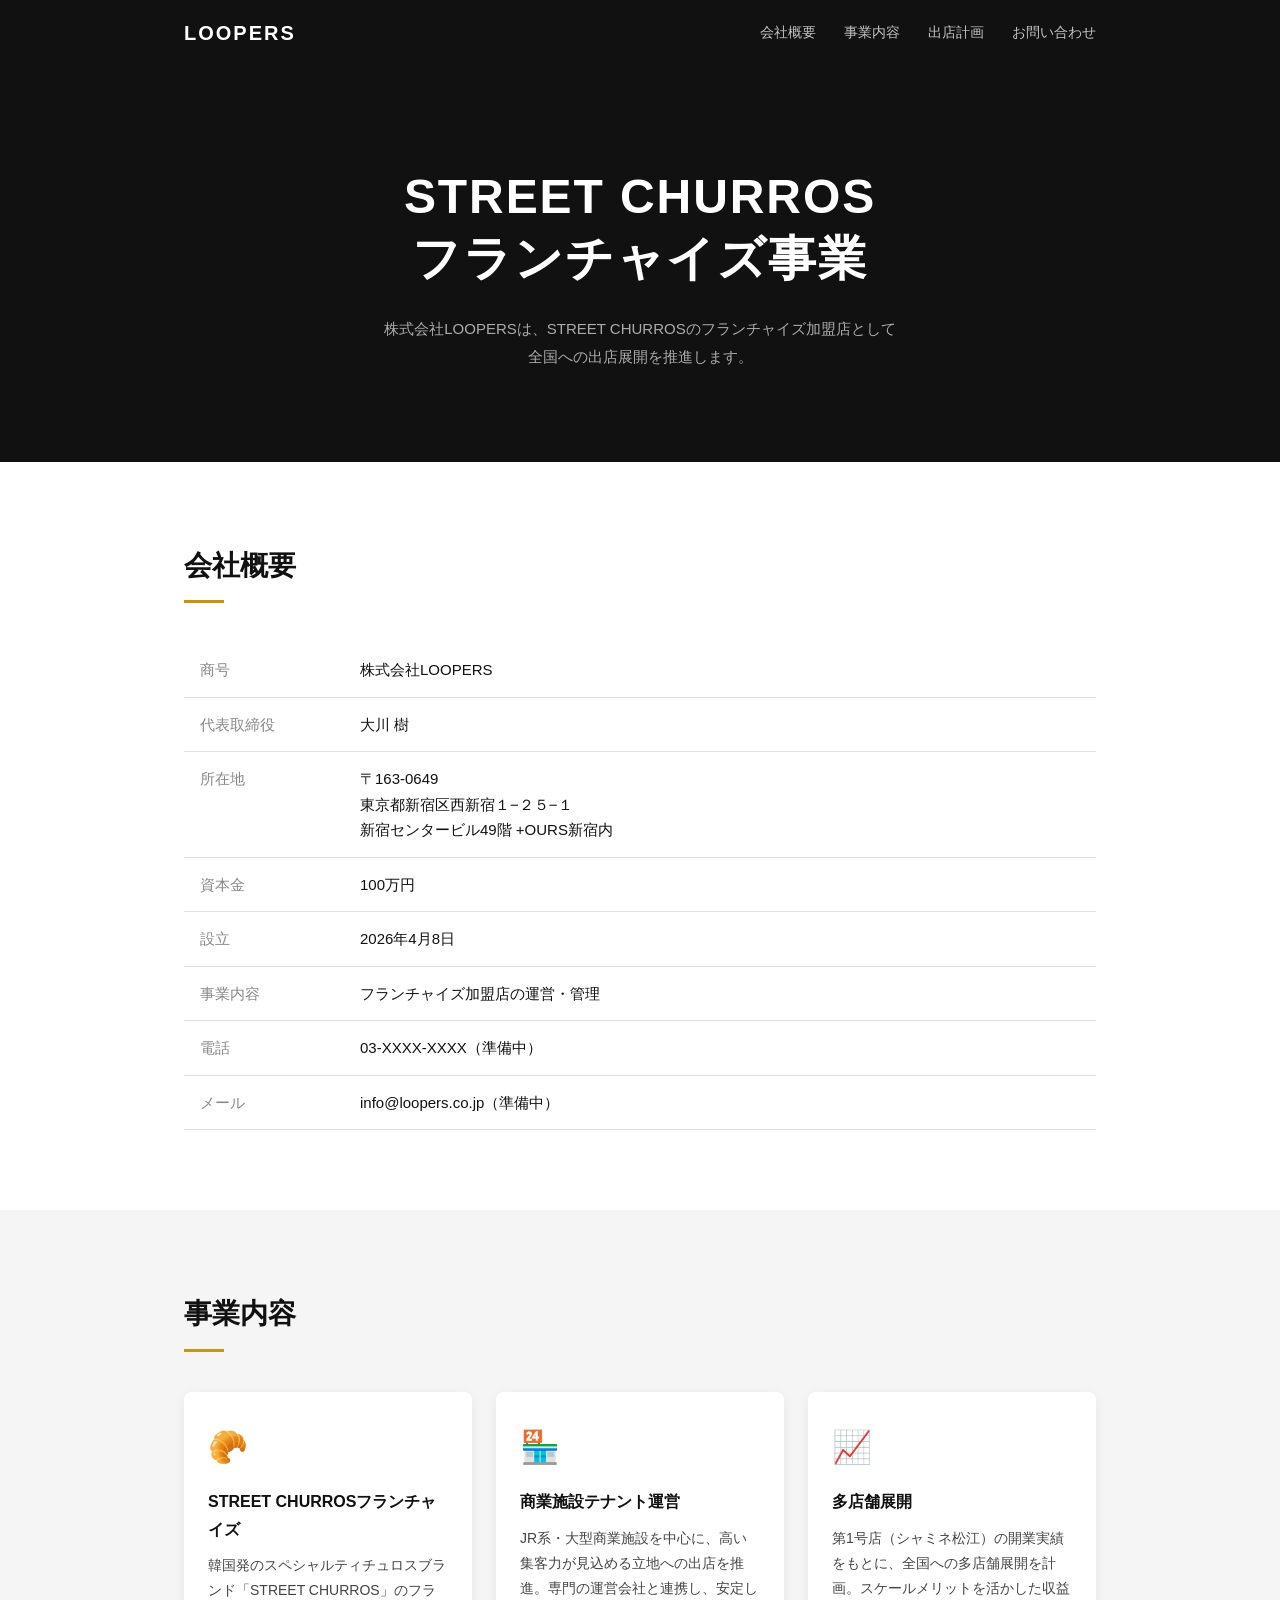
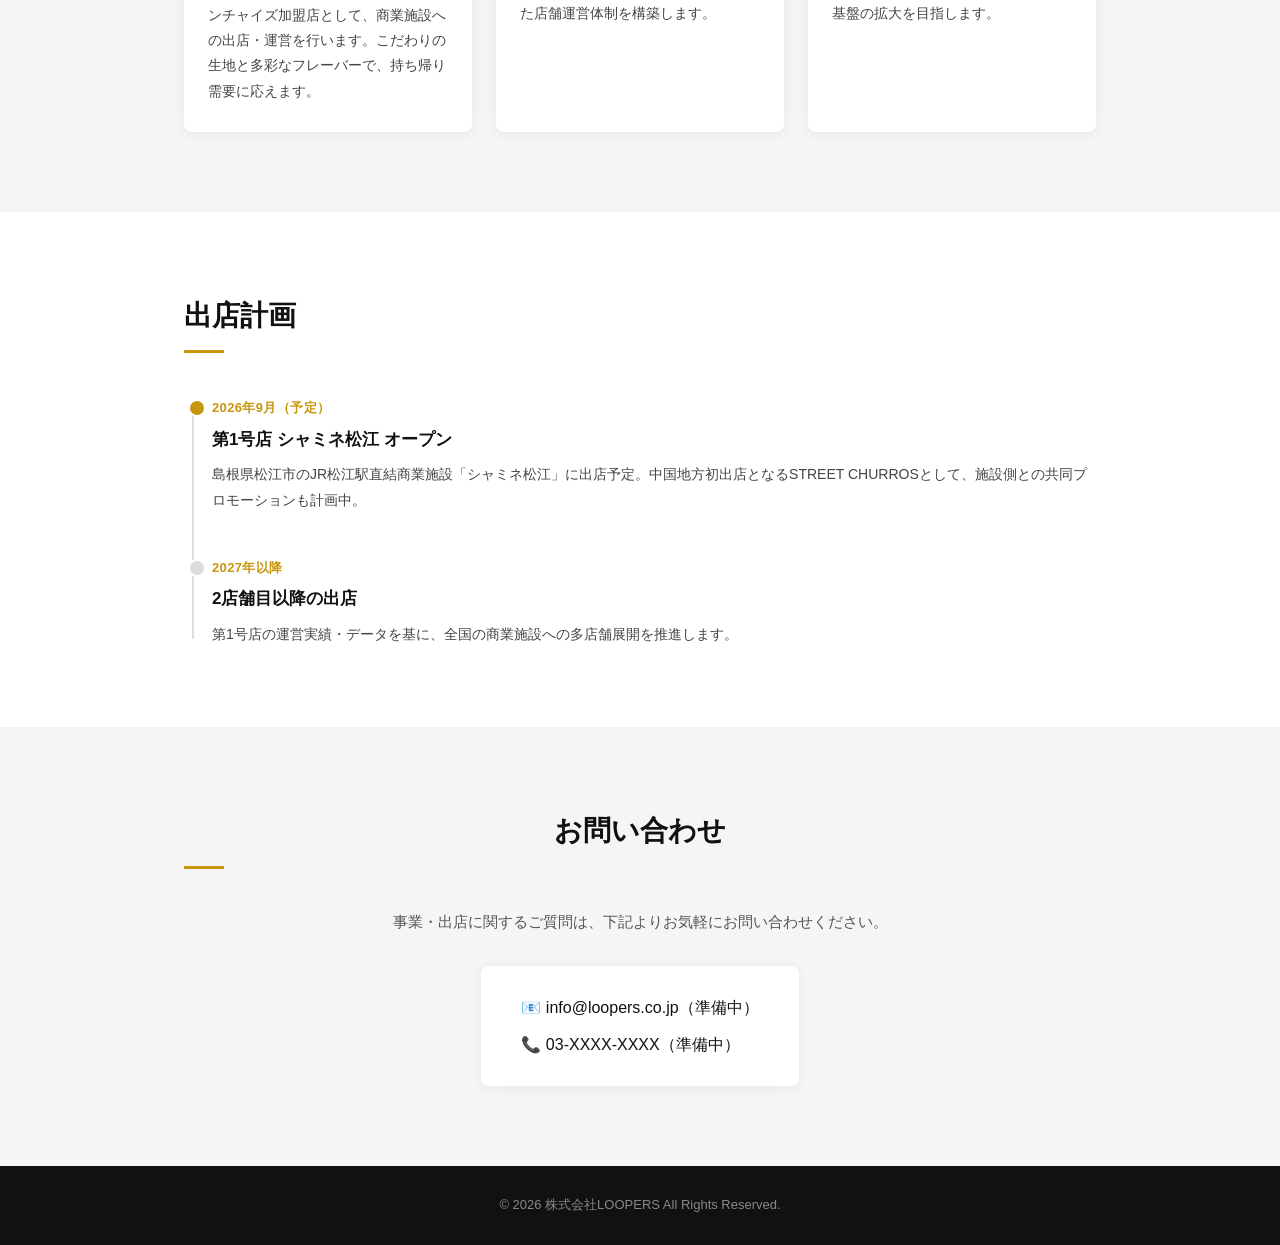
<file: index.html>
<!DOCTYPE html>
<html lang="ja">
<head>
  <meta charset="UTF-8" />
  <meta name="viewport" content="width=device-width, initial-scale=1.0" />
  <title>株式会社LOOPERS</title>
  <link rel="stylesheet" href="style.css" />
</head>
<body>

  <header>
    <div class="inner">
      <div class="logo">LOOPERS</div>
      <nav>
        <a href="#about">会社概要</a>
        <a href="#business">事業内容</a>
        <a href="#plan">出店計画</a>
        <a href="#contact">お問い合わせ</a>
      </nav>
    </div>
  </header>

  <section class="hero">
    <div class="inner">
      <h1>STREET CHURROS<br>フランチャイズ事業</h1>
      <p>株式会社LOOPERSは、STREET CHURROSのフランチャイズ加盟店として<br>全国への出店展開を推進します。</p>
    </div>
  </section>

  <section id="about" class="section">
    <div class="inner">
      <h2>会社概要</h2>
      <table class="info-table">
        <tr>
          <th>商号</th>
          <td>株式会社LOOPERS</td>
        </tr>
        <tr>
          <th>代表取締役</th>
          <td>大川 樹</td>
        </tr>
        <tr>
          <th>所在地</th>
          <td>〒163-0649<br>東京都新宿区西新宿１−２５−１<br>新宿センタービル49階 +OURS新宿内</td>
        </tr>
        <tr>
          <th>資本金</th>
          <td>100万円</td>
        </tr>
        <tr>
          <th>設立</th>
          <td>2026年4月8日</td>
        </tr>
        <tr>
          <th>事業内容</th>
          <td>フランチャイズ加盟店の運営・管理</td>
        </tr>
        <tr>
          <th>電話</th>
          <td>03-XXXX-XXXX（準備中）</td>
        </tr>
        <tr>
          <th>メール</th>
          <td>info@loopers.co.jp（準備中）</td>
        </tr>
      </table>
    </div>
  </section>

  <section id="business" class="section alt">
    <div class="inner">
      <h2>事業内容</h2>
      <div class="cards">
        <div class="card">
          <div class="card-icon">🥐</div>
          <h3>STREET CHURROSフランチャイズ</h3>
          <p>韓国発のスペシャルティチュロスブランド「STREET CHURROS」のフランチャイズ加盟店として、商業施設への出店・運営を行います。こだわりの生地と多彩なフレーバーで、持ち帰り需要に応えます。</p>
        </div>
        <div class="card">
          <div class="card-icon">🏪</div>
          <h3>商業施設テナント運営</h3>
          <p>JR系・大型商業施設を中心に、高い集客力が見込める立地への出店を推進。専門の運営会社と連携し、安定した店舗運営体制を構築します。</p>
        </div>
        <div class="card">
          <div class="card-icon">📈</div>
          <h3>多店舗展開</h3>
          <p>第1号店（シャミネ松江）の開業実績をもとに、全国への多店舗展開を計画。スケールメリットを活かした収益基盤の拡大を目指します。</p>
        </div>
      </div>
    </div>
  </section>

  <section id="plan" class="section">
    <div class="inner">
      <h2>出店計画</h2>
      <div class="timeline">
        <div class="timeline-item active">
          <div class="timeline-dot"></div>
          <div class="timeline-content">
            <span class="timeline-date">2026年9月（予定）</span>
            <h3>第1号店 シャミネ松江 オープン</h3>
            <p>島根県松江市のJR松江駅直結商業施設「シャミネ松江」に出店予定。中国地方初出店となるSTREET CHURROSとして、施設側との共同プロモーションも計画中。</p>
          </div>
        </div>
        <div class="timeline-item">
          <div class="timeline-dot"></div>
          <div class="timeline-content">
            <span class="timeline-date">2027年以降</span>
            <h3>2店舗目以降の出店</h3>
            <p>第1号店の運営実績・データを基に、全国の商業施設への多店舗展開を推進します。</p>
          </div>
        </div>
      </div>
    </div>
  </section>

  <section id="contact" class="section alt">
    <div class="inner contact-inner">
      <h2>お問い合わせ</h2>
      <p>事業・出店に関するご質問は、下記よりお気軽にお問い合わせください。</p>
      <div class="contact-box">
        <p>📧 info@loopers.co.jp（準備中）</p>
        <p>📞 03-XXXX-XXXX（準備中）</p>
      </div>
    </div>
  </section>

  <footer>
    <div class="inner">
      <p>© 2026 株式会社LOOPERS All Rights Reserved.</p>
    </div>
  </footer>

</body>
</html>
</file>
<file: style.css>
*, *::before, *::after {
  box-sizing: border-box;
  margin: 0;
  padding: 0;
}

:root {
  --black: #111111;
  --white: #ffffff;
  --gray-light: #f5f5f5;
  --gray-mid: #888888;
  --accent: #c8960c;
  --font: 'Helvetica Neue', Arial, 'Hiragino Kaku Gothic ProN', 'Hiragino Sans', Meiryo, sans-serif;
}

html {
  scroll-behavior: smooth;
}

body {
  font-family: var(--font);
  color: var(--black);
  line-height: 1.7;
  font-size: 16px;
}

.inner {
  max-width: 960px;
  margin: 0 auto;
  padding: 0 24px;
}

/* ===== Header ===== */
header {
  position: sticky;
  top: 0;
  background: var(--black);
  z-index: 100;
  padding: 16px 0;
}

header .inner {
  display: flex;
  align-items: center;
  justify-content: space-between;
}

.logo {
  font-size: 20px;
  font-weight: 800;
  letter-spacing: 0.1em;
  color: var(--white);
}

nav {
  display: flex;
  gap: 28px;
}

nav a {
  color: rgba(255,255,255,0.75);
  text-decoration: none;
  font-size: 14px;
  transition: color 0.2s;
}

nav a:hover {
  color: var(--white);
}

/* ===== Hero ===== */
.hero {
  background: var(--black);
  color: var(--white);
  padding: 100px 0 90px;
  text-align: center;
}

.hero h1 {
  font-size: clamp(28px, 5vw, 48px);
  font-weight: 800;
  letter-spacing: 0.04em;
  line-height: 1.3;
  margin-bottom: 24px;
}

.hero p {
  font-size: 15px;
  color: rgba(255,255,255,0.65);
  line-height: 1.9;
}

/* ===== Section ===== */
.section {
  padding: 80px 0;
}

.section.alt {
  background: var(--gray-light);
}

.section h2 {
  font-size: 28px;
  font-weight: 800;
  margin-bottom: 40px;
  position: relative;
  padding-bottom: 14px;
}

.section h2::after {
  content: '';
  position: absolute;
  bottom: 0;
  left: 0;
  width: 40px;
  height: 3px;
  background: var(--accent);
}

/* ===== Info Table ===== */
.info-table {
  width: 100%;
  border-collapse: collapse;
  font-size: 15px;
}

.info-table th,
.info-table td {
  padding: 14px 16px;
  border-bottom: 1px solid #e0e0e0;
  text-align: left;
  vertical-align: top;
}

.info-table th {
  width: 160px;
  color: var(--gray-mid);
  font-weight: 500;
  white-space: nowrap;
}

/* ===== Cards ===== */
.cards {
  display: grid;
  grid-template-columns: repeat(3, 1fr);
  gap: 24px;
}

.card {
  background: var(--white);
  border-radius: 8px;
  padding: 28px 24px;
  box-shadow: 0 2px 12px rgba(0,0,0,0.06);
}

.card-icon {
  font-size: 32px;
  margin-bottom: 14px;
}

.card h3 {
  font-size: 16px;
  font-weight: 700;
  margin-bottom: 10px;
}

.card p {
  font-size: 14px;
  color: #444;
  line-height: 1.8;
}

/* ===== Timeline ===== */
.timeline {
  display: flex;
  flex-direction: column;
  gap: 0;
  position: relative;
  padding-left: 28px;
}

.timeline::before {
  content: '';
  position: absolute;
  left: 8px;
  top: 8px;
  bottom: 8px;
  width: 2px;
  background: #ddd;
}

.timeline-item {
  position: relative;
  padding-bottom: 40px;
}

.timeline-item:last-child {
  padding-bottom: 0;
}

.timeline-dot {
  position: absolute;
  left: -24px;
  top: 6px;
  width: 18px;
  height: 18px;
  border-radius: 50%;
  background: #ddd;
  border: 2px solid var(--white);
}

.timeline-item.active .timeline-dot {
  background: var(--accent);
}

.timeline-date {
  display: inline-block;
  font-size: 13px;
  color: var(--accent);
  font-weight: 700;
  letter-spacing: 0.03em;
  margin-bottom: 6px;
}

.timeline-content h3 {
  font-size: 17px;
  font-weight: 700;
  margin-bottom: 8px;
}

.timeline-content p {
  font-size: 14px;
  color: #444;
  line-height: 1.8;
}

/* ===== Contact ===== */
.contact-inner {
  text-align: center;
}

.contact-inner p {
  font-size: 15px;
  color: #555;
  margin-bottom: 32px;
}

.contact-box {
  display: inline-block;
  background: var(--white);
  border-radius: 8px;
  padding: 28px 40px;
  box-shadow: 0 2px 12px rgba(0,0,0,0.06);
  text-align: left;
}

.contact-box p {
  margin-bottom: 10px;
  font-size: 16px;
  font-weight: 500;
  color: var(--black);
}

.contact-box p:last-child {
  margin-bottom: 0;
}

/* ===== Footer ===== */
footer {
  background: var(--black);
  color: rgba(255,255,255,0.5);
  padding: 28px 0;
  font-size: 13px;
  text-align: center;
}

/* ===== Responsive ===== */
@media (max-width: 680px) {
  nav {
    display: none;
  }

  .hero {
    padding: 64px 0 60px;
  }

  .hero p {
    font-size: 14px;
  }

  .cards {
    grid-template-columns: 1fr;
  }

  .info-table th {
    width: 100px;
    font-size: 14px;
  }

  .info-table td {
    font-size: 14px;
  }
}
</file>
